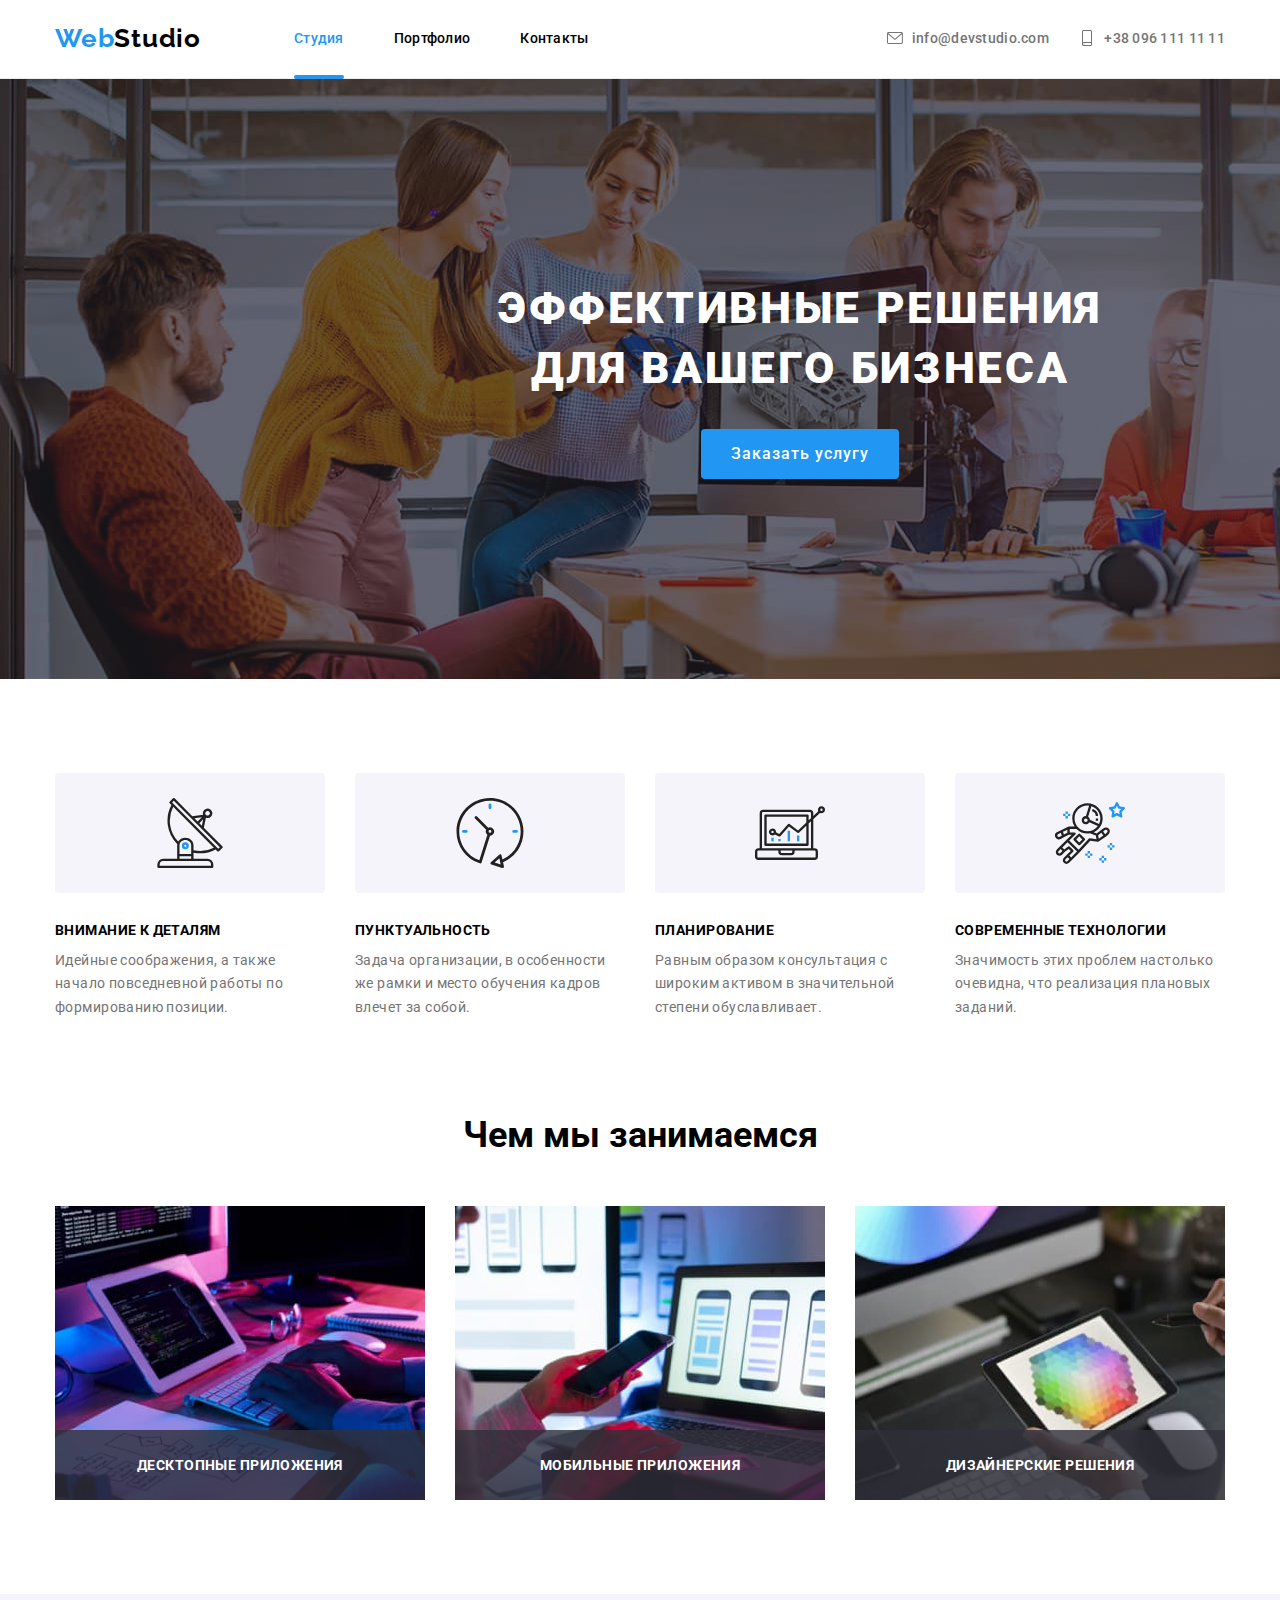
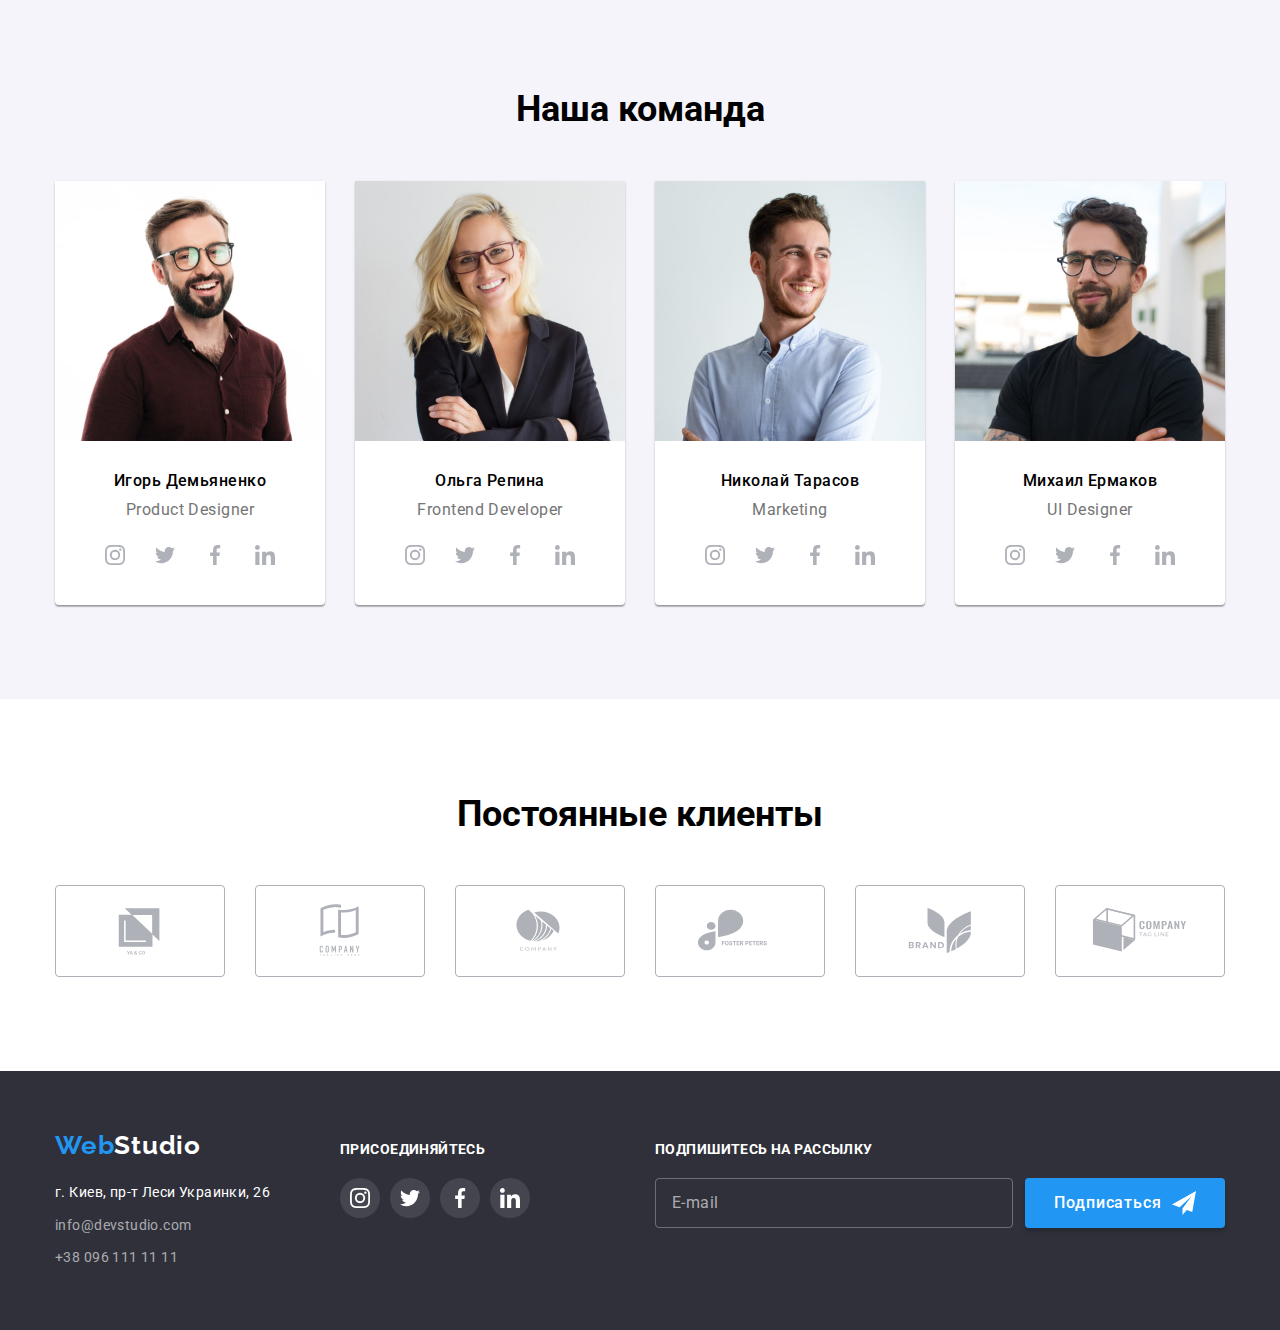
<file: index.html>
<!DOCTYPE html>
<html lang="ru">
  <head>
    <meta charset="UTF-8" />
    <meta http-equiv="X-UA-Compatible" content="IE=edge" />
    <meta name="viewport" content="width=device-width, initial-scale=1.0" />
    <title>Студия</title>
    <link rel="preconnect" href="https://fonts.googleapis.com" />
    <link rel="preconnect" href="https://fonts.gstatic.com" crossorigin />
    <link
      href="https://fonts.googleapis.com/css2?family=Raleway:wght@700&family=Roboto:wght@400;500;700;900&display=swap"
      rel="stylesheet"
    />
    <link rel="stylesheet" href="./css/modern-normalize.css" />
    <link rel="stylesheet" href="./css/style.css" />
  </head>
  <body>
    <header>
      <div class="container flex-header">
        <a href="./index.html" class="logo header-logo"
          >Web<span class="dark-text">Studio</span>
        </a>
        <nav>
          <ul class="site-nav list">
            <li class="item">
              <a href="./index.html" class="link current">Студия</a>
            </li>
            <li class="item">
              <a href="./portfolio.html" class="link">Портфолио</a>
            </li>
            <li class="item"><a href="#" class="link">Контакты</a></li>
          </ul>
        </nav>
        <ul class="header-contacts list">
          <li class="item">
            <a href="mailto:info@devstudio.com" class="contact-link"
              ><svg class="contact-icon" width="16" height="16">
                <use href="./images/icons.svg#icon-envelope"></use>
              </svg>
              info@devstudio.com
            </a>
          </li>
          <li class="item">
            <a href="tel:+380961111111" class="contact-link"
              ><svg class="contact-icon" width="16" height="16">
                <use href="./images/icons.svg#icon-smartphone"></use>
              </svg>
              +38 096 111 11 11
            </a>
          </li>
        </ul>
      </div>
    </header>
    <main>
      <section class="hero">
        <div class="container">
          <h1 class="main-header">
            Эффективные решения<br />для вашего бизнеса
          </h1>
          <button type="button" class="order-btn" data-modal-open>
            Заказать услугу
          </button>
        </div>
      </section>
      <section class="benefits section">
        <div class="container">
          <h2 class="section-header visually-hidden">Преимущества</h2>
          <ul class="benefits-list list">
            <li class="benefits-item">
              <div class="item-icon-container">
                <svg class="item-icon">
                  <use href="./images/icons.svg#icon-antenna"></use>
                </svg>
              </div>
              <h3 class="item-header">Внимание к деталям</h3>
              <p>
                Идейные соображения, а также начало повседневной работы по
                формированию позиции.
              </p>
            </li>
            <li class="benefits-item">
              <div class="item-icon-container">
                <svg class="item-icon">
                  <use href="./images/icons.svg#icon-clock"></use>
                </svg>
              </div>
              <h3 class="item-header">Пунктуальность</h3>
              <p>
                Задача организации, в особенности же рамки и место обучения
                кадров влечет за собой.
              </p>
            </li>
            <li class="benefits-item">
              <div class="item-icon-container">
                <svg class="item-icon">
                  <use href="./images/icons.svg#icon-diagram"></use>
                </svg>
              </div>
              <h3 class="item-header">Планирование</h3>
              <p>
                Равным образом консультация с широким активом в значительной
                степени обуславливает.
              </p>
            </li>
            <li class="benefits-item">
              <div class="item-icon-container">
                <svg class="item-icon">
                  <use href="./images/icons.svg#icon-astronaut"></use>
                </svg>
              </div>
              <h3 class="item-header">Современные технологии</h3>
              <p>
                Значимость этих проблем настолько очевидна, что реализация
                плановых заданий.
              </p>
            </li>
          </ul>
        </div>
      </section>
      <section class="jobs section">
        <div class="container">
          <h2 class="section-header">Чем мы занимаемся</h2>
          <ul class="jobs-list list">
            <li class="job">
              <img
                src="./images/job1.jpg"
                alt="руки на клавиатуре перед экраном"
                width="370"
                height="294"
              />
              <div class="job-plate">Десктопные приложения</div>
            </li>
            <li class="job">
              <img
                src="./images/job2.jpg"
                alt="рука держит смартфон"
                width="370"
                height="294"
              />
              <div class="job-plate">Мобильные приложения</div>
            </li>
            <li class="job">
              <img
                src="./images/job3.jpg"
                alt="руки держат планшет"
                width="370"
                height="294"
              />
              <div class="job-plate">Дизайнерские решения</div>
            </li>
          </ul>
        </div>
      </section>
      <section class="team section">
        <div class="container">
          <h2 class="section-header">Наша команда</h2>
          <ul class="team-persons list">
            <li class="person">
              <img
                src="./images/person1.jpg"
                alt="Игорь Демьяненко"
                width="270"
                height="260"
              />
              <div class="info">
                <h3 class="person-name">Игорь Демьяненко</h3>
                <p class="person-position" lang="en">Product Designer</p>
                <ul class="social-list list" aria-label="иконки соцсетей">
                  <li>
                    <a href="" class="social-link">
                      <svg class="social-icon" width="20" height="20">
                        <use href="./images/icons.svg#icon-instagram"></use>
                      </svg>
                    </a>
                  </li>
                  <li>
                    <a href="" class="social-link">
                      <svg class="social-icon" width="20" height="20">
                        <use href="./images/icons.svg#icon-twitter"></use>
                      </svg>
                    </a>
                  </li>
                  <li>
                    <a href="" class="social-link">
                      <svg class="social-icon" width="20" height="20">
                        <use href="./images/icons.svg#icon-facebook"></use>
                      </svg>
                    </a>
                  </li>
                  <li>
                    <a href="" class="social-link">
                      <svg class="social-icon" width="20" height="20">
                        <use href="./images/icons.svg#icon-linkedin"></use>
                      </svg>
                    </a>
                  </li>
                </ul>
              </div>
            </li>
            <li class="person">
              <img
                src="./images/person2.jpg"
                alt="Ольга Репина"
                width="270"
                height="260"
              />
              <div class="info">
                <h3 class="person-name">Ольга Репина</h3>
                <p class="person-position" lang="en">Frontend Developer</p>
                <ul class="social-list list" aria-label="иконки соцсетей">
                  <li>
                    <a href="" class="social-link">
                      <svg class="social-icon" width="20" height="20">
                        <use href="./images/icons.svg#icon-instagram"></use>
                      </svg>
                    </a>
                  </li>
                  <li>
                    <a href="" class="social-link">
                      <svg class="social-icon" width="20" height="20">
                        <use href="./images/icons.svg#icon-twitter"></use>
                      </svg>
                    </a>
                  </li>
                  <li>
                    <a href="" class="social-link">
                      <svg class="social-icon" width="20" height="20">
                        <use href="./images/icons.svg#icon-facebook"></use>
                      </svg>
                    </a>
                  </li>
                  <li>
                    <a href="" class="social-link">
                      <svg class="social-icon" width="20" height="20">
                        <use href="./images/icons.svg#icon-linkedin"></use>
                      </svg>
                    </a>
                  </li>
                </ul>
              </div>
            </li>
            <li class="person">
              <img
                src="./images/person3.jpg"
                alt="Николай Тарасов"
                width="270"
                height="260"
              />
              <div class="info">
                <h3 class="person-name">Николай Тарасов</h3>
                <p class="person-position" lang="en">Marketing</p>
                <ul class="social-list list" aria-label="иконки соцсетей">
                  <li>
                    <a href="" class="social-link">
                      <svg class="social-icon" width="20" height="20">
                        <use href="./images/icons.svg#icon-instagram"></use>
                      </svg>
                    </a>
                  </li>
                  <li>
                    <a href="" class="social-link">
                      <svg class="social-icon" width="20" height="20">
                        <use href="./images/icons.svg#icon-twitter"></use>
                      </svg>
                    </a>
                  </li>
                  <li>
                    <a href="" class="social-link">
                      <svg class="social-icon" width="20" height="20">
                        <use href="./images/icons.svg#icon-facebook"></use>
                      </svg>
                    </a>
                  </li>
                  <li>
                    <a href="" class="social-link">
                      <svg class="social-icon" width="20" height="20">
                        <use href="./images/icons.svg#icon-linkedin"></use>
                      </svg>
                    </a>
                  </li>
                </ul>
              </div>
            </li>
            <li class="person">
              <img
                src="./images/person4.jpg"
                alt="Михаил Ермаков"
                width="270"
                height="260"
              />
              <div class="info">
                <h3 class="person-name">Михаил Ермаков</h3>
                <p class="person-position" lang="en">UI Designer</p>
                <ul class="social-list list" aria-label="иконки соцсетей">
                  <li>
                    <a href="" class="social-link">
                      <svg class="social-icon" width="20" height="20">
                        <use href="./images/icons.svg#icon-instagram"></use>
                      </svg>
                    </a>
                  </li>
                  <li>
                    <a href="" class="social-link">
                      <svg class="social-icon" width="20" height="20">
                        <use href="./images/icons.svg#icon-twitter"></use>
                      </svg>
                    </a>
                  </li>
                  <li>
                    <a href="" class="social-link">
                      <svg class="social-icon" width="20" height="20">
                        <use href="./images/icons.svg#icon-facebook"></use>
                      </svg>
                    </a>
                  </li>
                  <li>
                    <a href="" class="social-link">
                      <svg class="social-icon" width="20" height="20">
                        <use href="./images/icons.svg#icon-linkedin"></use>
                      </svg>
                    </a>
                  </li>
                </ul>
              </div>
            </li>
          </ul>
        </div>
      </section>
      <section class="clients section">
        <div class="container">
          <h2 class="section-header">Постоянные клиенты</h2>
          <ul class="clients-list list">
            <li>
              <a href="#" class="client-link"
                ><svg class="client-logo">
                  <use
                    href="./images/icons.svg#icon-logo1"
                    aria-label="логотип 1"
                  ></use>
                </svg>
              </a>
            </li>
            <li>
              <a href="#" class="client-link"
                ><svg class="client-logo">
                  <use
                    href="./images/icons.svg#icon-logo2"
                    aria-label="логотип 2"
                  ></use>
                </svg>
              </a>
            </li>
            <li>
              <a href="#" class="client-link"
                ><svg class="client-logo">
                  <use
                    href="./images/icons.svg#icon-logo3"
                    aria-label="логотип 3"
                  ></use>
                </svg>
              </a>
            </li>
            <li>
              <a href="#" class="client-link"
                ><svg class="client-logo">
                  <use
                    href="./images/icons.svg#icon-logo4"
                    aria-label="логотип 4"
                  ></use>
                </svg>
              </a>
            </li>
            <li>
              <a href="#" class="client-link"
                ><svg class="client-logo">
                  <use
                    href="./images/icons.svg#icon-logo5"
                    aria-label="логотип 5"
                  ></use>
                </svg>
              </a>
            </li>
            <li>
              <a href="#" class="client-link"
                ><svg class="client-logo">
                  <use
                    href="./images/icons.svg#icon-logo6"
                    aria-label="логотип 6"
                  ></use>
                </svg>
              </a>
            </li>
          </ul>
        </div>
      </section>
    </main>
    <footer class="footer">
      <div class="container footer-flex">
        <div class="footer-block">
          <a href="./index.html" class="logo footer-logo"
            >Web<span class="inverted-text">Studio</span></a
          >
          <address class="address-block">
            <ul class="footer-contacts list">
              <li>г. Киев, пр-т Леси Украинки, 26</li>
              <li>
                <a href="mailto:info@devstudio.com" class="link"
                  >info@devstudio.com</a
                >
              </li>
              <li>
                <a href="tel:+380961111111" class="link">+38 096 111 11 11</a>
              </li>
            </ul>
          </address>
        </div>
        <div class="footer-block">
          <p class="call-to-join">Присоединяйтесь</p>
          <ul class="social-list list" aria-label="иконки соцсетей">
            <li>
              <a href="" class="social-link on-footer">
                <svg class="social-icon" width="20" height="20">
                  <use href="./images/icons.svg#icon-instagram"></use>
                </svg>
              </a>
            </li>
            <li>
              <a href="" class="social-link on-footer">
                <svg class="social-icon" width="20" height="20">
                  <use href="./images/icons.svg#icon-twitter"></use>
                </svg>
              </a>
            </li>
            <li>
              <a href="" class="social-link on-footer">
                <svg class="social-icon" width="20" height="20">
                  <use href="./images/icons.svg#icon-facebook"></use>
                </svg>
              </a>
            </li>
            <li>
              <a href="" class="social-link on-footer">
                <svg class="social-icon" width="20" height="20">
                  <use href="./images/icons.svg#icon-linkedin"></use>
                </svg>
              </a>
            </li>
          </ul>
        </div>
        <div class="footer-block">
          <p class="call-to-join">Подпишитесь на рассылку</p>
          <form name="sign_up" autocomplete="on" class="footer-form">
            <input
              type="email"
              placeholder="E-mail"
              class="footer-input"
            /><button type="submit" class="footer-btn submit-btn">
              Подписаться
              <svg class="btn-icon" width="24" height="24">
                <use href="./images/icons.svg#icon-send"></use>
              </svg>
            </button>
          </form>
        </div>
      </div>
    </footer>
    <div class="backdrop is-hidden" data-modal>
      <div class="modal-window">
        <button type="button" class="modal-close-btn" data-modal-close>
          <svg class="modal-close-icon">
            <use
              href="./images/icons.svg#icon-close-symbol"
              aria-label="логотип 1"
            ></use>
          </svg>
        </button>
        <form name="order_form" autocomplete="on" class="order-form">
          <h2 class="form-heading">Оставьте свои данные, мы вам перезвоним</h2>
          <label class="form-label">
            <span class="label-text">Имя</span>
            <span class="input-container">
              <input type="text" name="name" class="text-input" />
              <span class="icon">
                <svg width="18" height="18">
                  <use href="./images/icons.svg#icon-person"></use>
                </svg>
              </span>
            </span>
          </label>
          <label class="form-label">
            <span class="label-text">Телефон</span>
            <span class="input-container">
              <input type="tel" name="phone" class="text-input" />
              <span class="icon">
                <svg width="18" height="18">
                  <use href="./images/icons.svg#icon-phone"></use>
                </svg>
              </span>
            </span>
          </label>
          <label class="form-label">
            <span class="label-text">Почта</span>
            <span class="input-container">
              <input type="email" name="email" class="text-input" />
              <span class="icon">
                <svg width="18" height="18">
                  <use href="./images/icons.svg#icon-email"></use>
                </svg>
              </span>
            </span>
          </label>
          <label class="form-textarea-label"
            ><span class="label-text">Комментарий</span
            ><textarea
              name="comment"
              class="text-area"
              rows="8"
              placeholder="Введите текст"
            ></textarea>
          </label>
          <label class="checkbox-label"
            ><input
              type="checkbox"
              name="agreement"
              value="yes"
              class="agreement-checkbox visually-hidden"
            />
            <span class="checkbox-mark">
              <svg>
                <use href="./images/icons.svg#icon-check"></use>
              </svg>
            </span>
            <span>Соглашаюсь с рассылкой и принимаю </span>&nbsp;
            <a href="" class="agreement-link">Условия договора</a>
          </label>
          <button type="submit" class="submit-btn">Отправить</button>
        </form>
      </div>
    </div>
    <script src="./js/modal.js"></script>
  </body>
</html>
</file>
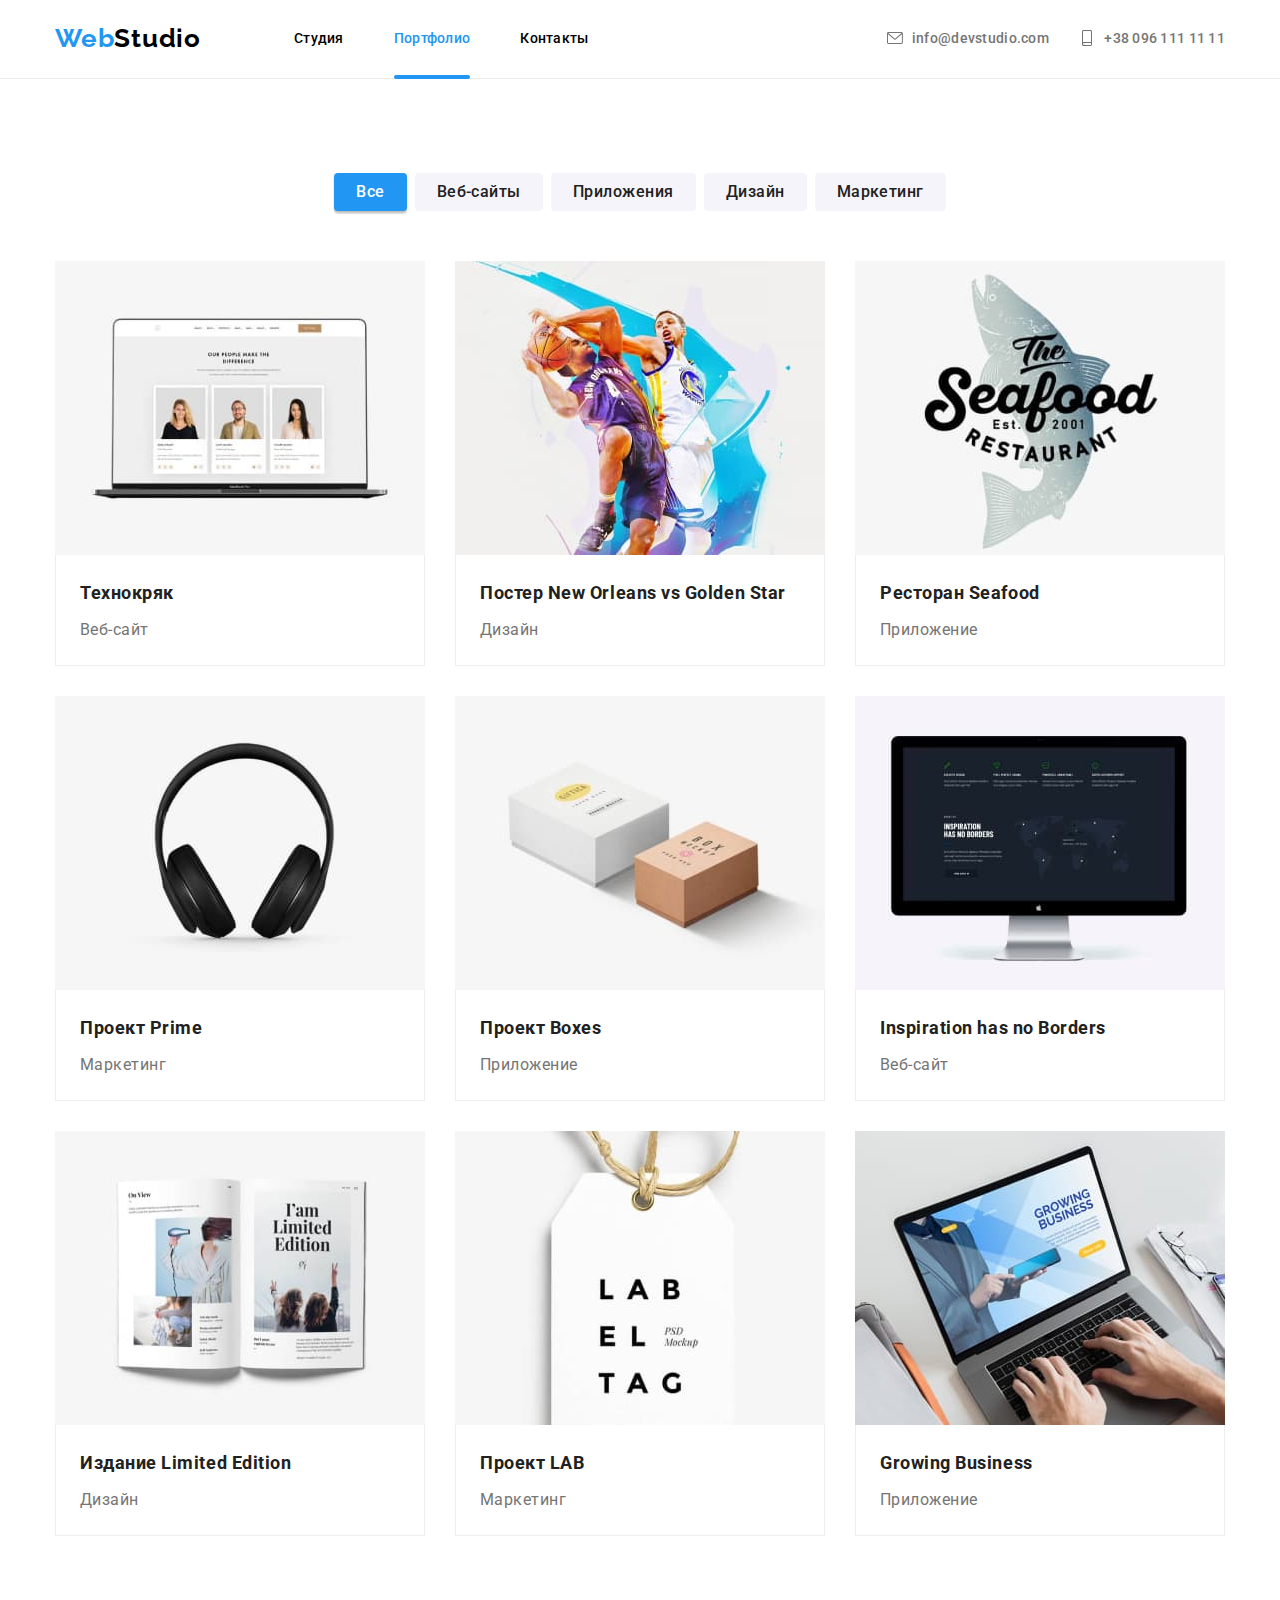
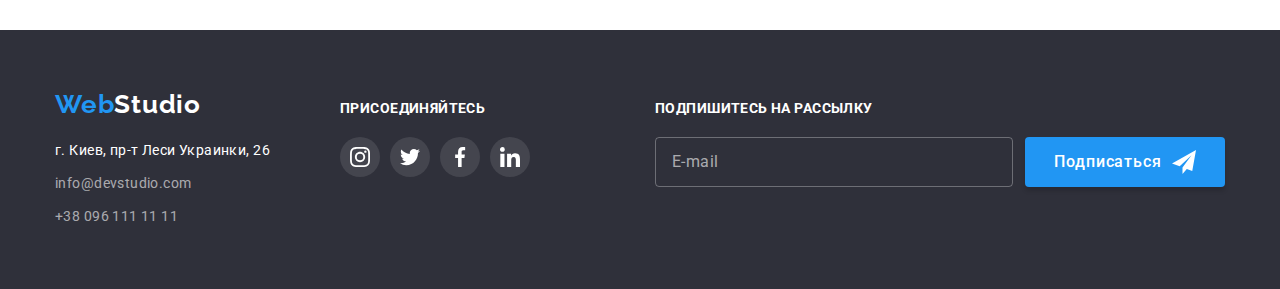
<file: portfolio.html>
<!DOCTYPE html>
<html lang="ru">
  <head>
    <meta charset="UTF-8" />
    <meta http-equiv="X-UA-Compatible" content="IE=edge" />
    <meta name="viewport" content="width=device-width, initial-scale=1.0" />
    <title>Портфолио</title>
    <link rel="preconnect" href="https://fonts.googleapis.com" />
    <link rel="preconnect" href="https://fonts.gstatic.com" crossorigin />
    <link
      href="https://fonts.googleapis.com/css2?family=Raleway:wght@700&family=Roboto:wght@400;500;700;900&display=swap"
      rel="stylesheet"
    />
    <link rel="stylesheet" href="./css/modern-normalize.css" />
    <link rel="stylesheet" href="./css/style.css" />
  </head>
  <body>
    <header>
      <div class="container flex-header">
        <a href="./index.html" class="logo header-logo"
          >Web<span class="dark-text">Studio</span>
        </a>
        <nav>
          <ul class="site-nav list">
            <li class="item"><a href="./index.html" class="link">Студия</a></li>
            <li class="item">
              <a href="./portfolio.html" class="link current">Портфолио</a>
            </li>
            <li class="item"><a href="#" class="link">Контакты</a></li>
          </ul>
        </nav>
        <ul class="header-contacts list">
          <li class="item">
            <a href="mailto:info@devstudio.com" class="contact-link"
              ><svg class="contact-icon" width="16" height="16">
                <use href="./images/icons.svg#icon-envelope"></use>
              </svg>
              info@devstudio.com
            </a>
          </li>
          <li class="item">
            <a href="tel:+380961111111" class="contact-link"
              ><svg class="contact-icon" width="16" height="16">
                <use href="./images/icons.svg#icon-smartphone"></use>
              </svg>
              +38 096 111 11 11
            </a>
          </li>
        </ul>
      </div>
    </header>
    <main>
      <section class="portfolio section">
        <div class="container">
          <h1 class="main-header visually-hidden">Портфолио</h1>
          <ul class="filter-buttons list">
            <li class="item">
              <button type="button" class="filter-btn active">Все</button>
            </li>
            <li class="item">
              <button type="button" class="filter-btn">Веб-сайты</button>
            </li>
            <li class="item">
              <button type="button" class="filter-btn">Приложения</button>
            </li>
            <li class="item">
              <button type="button" class="filter-btn">Дизайн</button>
            </li>
            <li class="item">
              <button type="button" class="filter-btn">Маркетинг</button>
            </li>
          </ul>
          <ul class="portfolio-list list">
            <li class="portfolio-item">
              <a href="" class="portfolio-link">
                <div class="img-container">
                  <img
                    src="./images/port-img1.jpg"
                    alt="сайт на ноутбуке"
                    width="370"
                    height="294"
                  />
                  <div class="overlay">
                    Технокряк это современная площадка распространения
                    коронавируса. Компании используют эту платформу для
                    цифрового шпионажа и атак на защищённые сервера конкурентов.
                  </div>
                </div>
                <div class="wrapper">
                  <h2 class="portfolio-item-name">Технокряк</h2>
                  <p>Веб-сайт</p>
                </div>
              </a>
            </li>
            <li class="portfolio-item">
              <a href="" class="portfolio-link">
                <div class="img-container">
                  <img
                    src="./images/port-img2.jpg"
                    alt="баскетболисты с мячом в прыжке"
                    width="370"
                    height="294"
                  />
                  <div class="overlay">
                    Дизайн это современная площадка распространения
                    коронавируса. Компании используют эту платформу для
                    цифрового шпионажа и атак на защищённые сервера конкурентов.
                  </div>
                </div>
                <div class="wrapper">
                  <h2 class="portfolio-item-name">
                    Постер New Orleans vs Golden Star
                  </h2>
                  <p>Дизайн</p>
                </div>
              </a>
            </li>
            <li class="portfolio-item">
              <a href="" class="portfolio-link">
                <div class="img-container">
                  <img
                    src="./images/port-img3.jpg"
                    alt="логотип рыбного ресторана"
                    width="370"
                    height="294"
                  />
                  <div class="overlay">
                    Приложение это современная площадка распространения
                    коронавируса. Компании используют эту платформу для
                    цифрового шпионажа и атак на защищённые сервера конкурентов.
                  </div>
                </div>
                <div class="wrapper">
                  <h2 class="portfolio-item-name">Ресторан Seafood</h2>
                  <p>Приложение</p>
                </div>
              </a>
            </li>
            <li class="portfolio-item">
              <a href="" class="portfolio-link">
                <div class="img-container">
                  <img
                    src="./images/port-img4.jpg"
                    alt="наушники"
                    width="370"
                    height="294"
                  />
                  <div class="overlay">
                    Маркетинг это современная площадка распространения
                    коронавируса. Компании используют эту платформу для
                    цифрового шпионажа и атак на защищённые сервера конкурентов.
                  </div>
                </div>
                <div class="wrapper">
                  <h2 class="portfolio-item-name">Проект Prime</h2>
                  <p>Маркетинг</p>
                </div>
              </a>
            </li>
            <li class="portfolio-item">
              <a href="" class="portfolio-link">
                <div class="img-container">
                  <img
                    src="./images/port-img5.jpg"
                    alt="две аккуратные крафтовые картонные коробочки"
                    width="370"
                    height="294"
                  />
                  <div class="overlay">
                    Приложение это современная площадка распространения
                    коронавируса. Компании используют эту платформу для
                    цифрового шпионажа и атак на защищённые сервера конкурентов.
                  </div>
                </div>
                <div class="wrapper">
                  <h2 class="portfolio-item-name">Проект Boxes</h2>
                  <p>Приложение</p>
                </div>
              </a>
            </li>
            <li class="portfolio-item">
              <a href="" class="portfolio-link">
                <div class="img-container">
                  <img
                    src="./images/port-img6.jpg"
                    alt="на дисплее сайт с картой мира"
                    width="370"
                    height="294"
                  />
                  <div class="overlay">
                    Веб-сайт это современная площадка распространения
                    коронавируса. Компании используют эту платформу для
                    цифрового шпионажа и атак на защищённые сервера конкурентов.
                  </div>
                </div>
                <div class="wrapper">
                  <h2 class="portfolio-item-name" lang="en">
                    Inspiration has no Borders
                  </h2>
                  <p>Веб-сайт</p>
                </div>
              </a>
            </li>
            <li class="portfolio-item">
              <a href="" class="portfolio-link">
                <div class="img-container">
                  <img
                    src="./images/port-img7.jpg"
                    alt="разворот модного журнала"
                    width="370"
                    height="294"
                  />
                  <div class="overlay">
                    Дизайн это современная площадка распространения
                    коронавируса. Компании используют эту платформу для
                    цифрового шпионажа и атак на защищённые сервера конкурентов.
                  </div>
                </div>
                <div class="wrapper">
                  <h2 class="portfolio-item-name">Издание Limited Edition</h2>
                  <p>Дизайн</p>
                </div>
              </a>
            </li>
            <li class="portfolio-item">
              <a href="" class="portfolio-link">
                <div class="img-container">
                  <img
                    src="./images/port-img8.jpg"
                    alt="этикетка"
                    width="370"
                    height="294"
                  />
                  <div class="overlay">
                    Маркетинг это современная площадка распространения
                    коронавируса. Компании используют эту платформу для
                    цифрового шпионажа и атак на защищённые сервера конкурентов.
                  </div>
                </div>
                <div class="wrapper">
                  <h2 class="portfolio-item-name">Проект LAB</h2>
                  <p>Маркетинг</p>
                </div>
              </a>
            </li>
            <li class="portfolio-item">
              <a href="" class="portfolio-link">
                <div class="img-container">
                  <img
                    src="./images/port-img9.jpg"
                    alt="ноутбук"
                    width="370"
                    height="294"
                  />
                  <div class="overlay">
                    Приложение это современная площадка распространения
                    коронавируса. Компании используют эту платформу для
                    цифрового шпионажа и атак на защищённые сервера конкурентов.
                  </div>
                </div>
                <div class="wrapper">
                  <h2 class="portfolio-item-name" lang="en">
                    Growing Business
                  </h2>
                  <p>Приложение</p>
                </div>
              </a>
            </li>
          </ul>
        </div>
      </section>
    </main>
    <footer class="footer">
      <div class="container footer-flex">
        <div class="footer-block">
          <a href="./index.html" class="logo footer-logo"
            >Web<span class="inverted-text">Studio</span></a
          >
          <address class="address-block">
            <ul class="footer-contacts list">
              <li>г. Киев, пр-т Леси Украинки, 26</li>
              <li>
                <a href="mailto:info@devstudio.com" class="link"
                  >info@devstudio.com</a
                >
              </li>
              <li>
                <a href="tel:+380961111111" class="link">+38 096 111 11 11</a>
              </li>
            </ul>
          </address>
        </div>
        <div class="footer-block">
          <p class="call-to-join">Присоединяйтесь</p>
          <ul class="social-list list" aria-label="иконки соцсетей">
            <li>
              <a href="" class="social-link on-footer">
                <svg class="social-icon" width="20" height="20">
                  <use href="./images/icons.svg#icon-instagram"></use>
                </svg>
              </a>
            </li>
            <li>
              <a href="" class="social-link on-footer">
                <svg class="social-icon" width="20" height="20">
                  <use href="./images/icons.svg#icon-twitter"></use>
                </svg>
              </a>
            </li>
            <li>
              <a href="" class="social-link on-footer">
                <svg class="social-icon" width="20" height="20">
                  <use href="./images/icons.svg#icon-facebook"></use>
                </svg>
              </a>
            </li>
            <li>
              <a href="" class="social-link on-footer">
                <svg class="social-icon" width="20" height="20">
                  <use href="./images/icons.svg#icon-linkedin"></use>
                </svg>
              </a>
            </li>
          </ul>
        </div>
        <div class="footer-block">
          <p class="call-to-join">Подпишитесь на рассылку</p>
          <form name="sign_up" autocomplete="on" class="footer-form">
            <input
              type="email"
              placeholder="E-mail"
              class="footer-input"
            /><button type="submit" class="footer-btn submit-btn">
              Подписаться
              <svg class="btn-icon" width="24" height="24">
                <use href="./images/icons.svg#icon-send"></use>
              </svg>
            </button>
          </form>
        </div>
      </div>
    </footer>
  </body>
</html>
</file>
<file: css/style.css>
html {
  box-sizing: border-box;
}

*,
*::before,
*::after {
  box-sizing: inherit;
}

:root {
  --main-text-color: #757575;
  --secondary-text-color: #000000;
  --main-bg-color: #ffffff;
  --secondary-bg-color: #f5f4fa;
  --accent-color: #2196f3;
  --inverted-text-color: #ffffff;
  --footer-link-color: rgba(255, 255, 255, 0.6);
  --strong-bg-color: #2f303a;
  --dark-text-color: #212121;
  --border-color: #eeeeee;
  --icon-color: #afb1b8;
  --footer-icon-color: #ffffff1a;
  --accent-color-overlay: rgba(33, 150, 243, 0.9);

  --transition-params: 250ms cubic-bezier(0.4, 0, 0.2, 1);
}

body {
  background-color: var(--main-bg-color);
  color: var(--main-text-color);
  font-family: "Roboto", sans-serif;
  font-weight: 400;
}

img {
  display: block;
  max-width: 100%;
  height: auto;
}

/* elements resets */

h1,
h2,
h3,
h4,
h5,
h6,
p,
ul {
  margin: 0;
  padding: 0;
}

.list {
  list-style: none;
}

/* container */
.container {
  width: 1200px;
  margin: 0 auto;
  padding: 0 15px;
}

/* logo */

.logo {
  display: inline-block;
  color: var(--accent-color);
  text-decoration: none;
  font-family: "Raleway", sans-serif;
  font-weight: 700;
  font-size: 26px;
  letter-spacing: 0.03em;
}

.header-logo {
  padding-top: 24px;
  padding-bottom: 24px;
  margin-right: 93px;
}

.footer-logo {
  margin-bottom: 20px;
}

.logo .dark-text {
  color: var(--secondary-text-color);
}

/* HEADER */

header {
  border-bottom: 1px solid #ececec;
}

.flex-header {
  display: flex;
  align-items: center;
}

/* navigation menu */

.site-nav,
.header-contacts {
  display: flex;
}

.header-contacts {
  margin-left: auto;
}

.site-nav > .item {
  display: block;
  margin-right: 50px;
}

.header-contacts > .item {
  display: block;
  margin-right: 30px;
}

.site-nav > .item:last-child,
.header-contacts > .item:last-child {
  margin-right: 0;
}

.contact-link,
.site-nav .link {
  display: block;
  padding-top: 30px;
  padding-bottom: 30px;

  color: var(--secondary-text-color);
  text-decoration: none;
  font-weight: 500;
  font-size: 14px;
  line-height: 1.14;
  letter-spacing: 0.02em;

  transition: color var(--transition-params);
}

.site-nav .link {
  position: relative;
}

.site-nav .current::after {
  content: "";

  position: absolute;
  bottom: -2px;
  left: 0;

  width: 100%;
  height: 4px;

  background-color: var(--accent-color);
  border-radius: 2px;
}

.contact-link {
  color: var(--main-text-color);
}

.site-nav .link:hover,
.site-nav .link:focus,
.contact-link:hover,
.contact-link:focus,
.link.current {
  color: var(--accent-color);
}

.contact-icon {
  margin-right: 6px;
  vertical-align: -3px;
  fill: currentColor;
}

/* header text */
.section-header,
.item-header {
  color: var(--secondary-text-color);
  font-weight: 700;
}

.section-header {
  margin-bottom: 50px;

  font-size: 36px;
  line-height: 1.17;
  text-align: center;
}

.visually-hidden {
  position: absolute;
  white-space: nowrap;
  width: 1px;
  height: 1px;
  overflow: hidden;
  border: 0;
  padding: 0;
  clip: rect(0 0 0 0);
  clip-path: inset(50%);
  margin: -1px;
}

/* MAIN */

/* hero */
.hero {
  padding: 200px 0;
  margin: 0 auto;
  width: 1600px;
  color: var(--inverted-text-color);
  background-color: var(--strong-bg-color);
  background-image: linear-gradient(
      rgba(47, 48, 58, 0.4),
      rgba(47, 48, 58, 0.4)
    ),
    url("../images/cover.jpg");
  background-size: cover;
  background-repeat: no-repeat;
  background-position: center;
  text-align: center;
}

.main-header {
  margin-bottom: 30px;

  font-weight: 900;
  font-size: 44px;
  line-height: 1.36;
  letter-spacing: 0.06em;
  text-transform: uppercase;
}

.order-btn {
  padding: 10px 30px;

  color: var(--inverted-text-color);
  background-color: var(--accent-color);
  font-family: inherit;
  font-style: normal;
  font-weight: 500;
  font-size: 16px;
  line-height: 1.875;
  letter-spacing: 0.06em;
  box-shadow: 0px 4px 4px rgba(0, 0, 0, 0.15);
  border: none;
  border-radius: 4px;
  cursor: pointer;

  transition: background-color var(--transition-params),
    color var(--transition-params);
}

.order-btn:hover,
.order-btn:focus {
  color: var(--accent-color);
  background-color: var(--inverted-text-color);
  box-shadow: 0px 3px 1px rgba(0, 0, 0, 0.1), 0px 1px 2px rgba(0, 0, 0, 0.08),
    0px 2px 2px rgba(0, 0, 0, 0.12);
}

/* section */
.section {
  padding-top: 94px;
  padding-bottom: 94px;
}

/* benefits section */

.benefits-list {
  display: flex;
}

.benefits-item {
  width: calc((100% - 90px) / 4);
}

.benefits-item:not(:last-child) {
  margin-right: 30px;
}

.item-icon-container {
  display: flex;
  justify-content: center;
  align-items: center;
  width: 100%;
  height: 120px;
  margin-bottom: 30px;
  background-color: var(--secondary-bg-color);
  border-radius: 4px;
}

.item-icon {
  width: 70px;
  height: 70px;
}

.item-header {
  margin-bottom: 10px;

  font-size: 14px;
  line-height: 1.14;
  letter-spacing: 0.03em;
  text-transform: uppercase;
}

.benefits-item p {
  font-size: 14px;
  line-height: 1.71;
  letter-spacing: 0.03em;
}

/* jobs section */

.jobs {
  padding-top: 0;
}

.jobs-list {
  display: flex;
}

.job {
  position: relative;

  width: calc((100% - 60) / 3);
}

.job:not(:last-child) {
  margin-right: 30px;
}

.job-plate {
  position: absolute;
  bottom: 0;
  width: 100%;
  height: 70px;

  display: flex;
  justify-content: center;
  align-items: center;

  color: var(--inverted-text-color);
  background-color: rgba(47, 48, 58, 0.8);

  font-weight: 700;
  font-size: 14px;
  line-height: calc(16 / 14);
  letter-spacing: 0.03em;
  text-transform: uppercase;
}

/* team section */

.team {
  background-color: var(--secondary-bg-color);
}

.team-persons {
  display: flex;
}

.person {
  width: calc((100% - 90) / 4);

  background-color: var(--main-bg-color);
  box-shadow: 0px 1px 3px rgba(0, 0, 0, 0.12), 0px 1px 1px rgba(0, 0, 0, 0.14),
    0px 2px 1px rgba(0, 0, 0, 0.2);
  border-radius: 0px 0px 4px 4px;
}

.person:not(:last-child) {
  margin-right: 30px;
}

.person .info {
  padding-top: 30px;
  padding-bottom: 30px;

  text-align: center;
}

.person-name {
  margin-bottom: 10px;

  color: var(--secondary-text-color);
  font-weight: 500;
  font-size: 16px;
  line-height: 1.19;
  letter-spacing: 0.03em;
}

.person-position {
  margin-bottom: 16px;
  font-size: 16px;
  line-height: 1.19;
  letter-spacing: 0.03em;
}

.social-list {
  display: flex;
  justify-content: center;
}

.social-list > li:not(:last-child) {
  margin-right: 10px;
}

.social-list .social-link {
  display: flex;
  justify-content: center;
  align-items: center;
  width: 40px;
  height: 40px;
  border-radius: 50%;

  color: var(--icon-color);
  text-align: center;

  transition: background-color var(--transition-params),
    color var(--transition-params);
}

.social-list .social-link:hover,
.social-list .social-link:focus {
  color: var(--inverted-text-color);
  background-color: var(--accent-color);
}

.social-list .social-link:active {
  color: var(--inverted-text-color);
  background-color: var(--secondary-text-color);
}

.social-list .social-icon {
  display: block;
  fill: currentColor;
  width: 20px;
  height: 20px;
}

/* clients section */

.clients-list {
  display: flex;
  justify-content: center;
}

.clients-list > li:not(:last-child) {
  margin-right: 30px;
}

.client-link {
  display: flex;
  justify-content: center;
  align-items: center;
  width: 170px;
  height: 92px;

  border: 1px solid var(--icon-color);
  border-radius: 4px;
  color: var(--icon-color);
  text-decoration: none;

  transition: color var(--transition-params),
    border-color var(--transition-params);
}

.client-link:hover,
.client-link:focus,
.client-link:active {
  border-color: var(--accent-color);
  color: var(--accent-color);
}

.client-logo {
  display: block;
  width: 106px;
  height: 60px;
  fill: currentColor;
}

/* FOOTER */
.footer {
  padding-top: 60px;
  padding-bottom: 60px;

  color: var(--inverted-text-color);
  background-color: var(--strong-bg-color);
}

.footer-flex {
  display: flex;
  align-items: baseline;
}

.footer-flex > .footer-block:not(:last-child) {
  margin-right: 70px;
}

.footer-flex > .footer-block:last-child {
  margin-left: auto;
}

.address-block {
  font-style: normal;
  font-size: 14px;
  line-height: 1.71;
  letter-spacing: 0.03em;
}

.footer-contacts > li:not(:last-child) {
  margin-bottom: 9px;
}

.footer .link {
  color: var(--footer-link-color);
  text-decoration: none;

  transition: color var(--transition-params);
}

.footer .link:hover,
.footer .link:focus {
  color: var(--accent-color);
}

.inverted-text {
  color: var(--inverted-text-color);
}

.call-to-join {
  margin-bottom: 20px;

  font-weight: 700;
  font-size: 14px;
  line-height: 1.14;
  letter-spacing: 0.03em;
  text-transform: uppercase;
}

.social-link.on-footer {
  background-color: var(--footer-icon-color);
  color: var(--inverted-text-color);
}

/* footer form */

.footer-form {
  display: flex;
}

.footer-input {
  display: block;
  width: 358px;
  height: 50px;

  margin-right: 12px;
  padding: 15px 16px;

  font-size: 16px;
  line-height: calc(20 / 16);
  letter-spacing: 0.03em;

  color: var(--footer-link-color);
  background-color: transparent;
  border: 1px solid rgba(255, 255, 255, 0.3);
  border-radius: 4px;

  transition: border 250ms cubic-bezier(0.4, 0, 0.2, 1);
}

.footer-input::placeholder {
  font-size: 16px;
  line-height: calc(20 / 16);
  letter-spacing: 0.03em;

  color: var(--footer-link-color);
}

.footer-input:focus {
  outline: 0;
  border: 1px solid var(--accent-color);
}

.btn-icon {
  margin-left: 10px;
}

/* MODAL */

.is-hidden {
  visibility: visible;
  opacity: 0;
  pointer-events: none;
  transform: scale(150%);
}

.backdrop {
  position: fixed;
  top: 0;
  left: 0;
  width: 100%;
  height: 100%;

  background-color: rgba(0, 0, 0, 0.2);

  transition: opacity 250ms linear, transform 250ms ease-in-out;
}

.modal-window {
  position: absolute;
  top: 50%;
  left: 50%;
  transform: translate(-50%, -50%);
  width: 528px;
  /* height: 581px; */

  padding: 40px;

  color: var(--main-text-color);
  background-color: var(--main-bg-color);
  border-radius: 4px;
  box-shadow: 0px 1px 3px rgba(0, 0, 0, 0.12), 0px 1px 1px rgba(0, 0, 0, 0.14),
    0px 2px 1px rgba(0, 0, 0, 0.2);
}

.modal-close-btn {
  position: absolute;
  top: 8px;
  right: 8px;
  width: 30px;
  height: 30px;

  display: flex;
  justify-content: center;
  align-items: center;

  color: var(--secondary-text-color);
  background-color: var(--main-bg-color);
  border: 1px solid rgba(0, 0, 0, 0.1);
  border-radius: 50%;

  transition: color 250ms cubic-bezier(0.4, 0, 0.2, 1),
    transform 250ms cubic-bezier(0.4, 0, 0.2, 1),
    border-color 250ms cubic-bezier(0.4, 0, 0.2, 1);
}

.modal-close-icon {
  fill: currentColor;
  width: 18px;
  height: 18px;
}

.modal-close-btn:hover {
  color: var(--accent-color);
  transform: rotate(-90deg);
  border-color: var(--accent-color);
}

/* order form */

.order-form {
  font-size: 12px;
  line-height: calc(14 / 12);
  letter-spacing: 0.01em;

  color: var(--main-text-color);
}

.order-form > .form-heading {
  margin-bottom: 12px;

  font-weight: 700;
  font-size: 20px;
  line-height: 23px;
  text-align: center;
  letter-spacing: 0.03em;

  color: var(--dark-text-color);
}

.order-form .form-label {
  display: block;
  margin-bottom: 10px;
}

.order-form .form-textarea-label {
  display: block;
  margin-bottom: 20px;
}

.order-form .label-text {
  display: block;
  width: 100%;
  margin-bottom: 4px;
}

.order-form .text-input,
.order-form .text-area {
  width: 100%;
  border: 1px solid rgba(33, 33, 33, 0.2);
  border-radius: 4px;

  transition: border 250ms cubic-bezier(0.4, 0, 0.2, 1);
}

.order-form .text-input {
  height: 40px;
  padding-left: 42px;
  padding-top: 12px;
  padding-bottom: 12px;
}

.order-form .text-area {
  resize: none;
  height: 120px;

  margin-bottom: 0;
  padding: 12px 16px;
}

.order-form .text-area::placeholder {
  color: rgba(117, 117, 117, 0.5);
}

.order-form .text-input:focus,
.order-form .text-area:focus {
  outline: 0;
  border: solid 1px var(--accent-color);
}

.input-container {
  position: relative;
}

.input-container .icon {
  display: block;
  position: absolute;
  left: 12px;
  top: 50%;
  transform: translateY(-50%);

  color: var(--dark-text-color);

  transition: color 250ms cubic-bezier(0.4, 0, 0.2, 1);
}

.text-input:focus + .icon {
  color: var(--accent-color);
}

.icon svg {
  fill: currentColor;
}

.order-form .checkbox-label {
  display: flex;
  justify-content: center;
  align-items: center;
  margin-top: 0;
  margin-bottom: 30px;
  margin-left: auto;
  margin-right: auto;

  font-size: 14px;
  line-height: calc(24 / 14);
  letter-spacing: 0.03em;
}

.order-form .agreement-link {
  color: var(--accent-color);
}

.checkbox-mark svg {
  width: 15px;
  height: 15px;
  fill: currentColor;
}

.agreement-checkbox ~ .checkbox-mark {
  display: flex;
  justify-content: right;
  align-items: center;

  width: 16px;
  height: 15px;
  margin-right: 8px;

  color: transparent;
  background-color: transparent;
  border: solid 1px var(--dark-text-color);
  border-radius: 2px;

  transition: border 250ms cubic-bezier(0.4, 0, 0.2, 1),
    color 250ms cubic-bezier(0.4, 0, 0.2, 1),
    background-color 250ms cubic-bezier(0.4, 0, 0.2, 1);
}

.agreement-checkbox:checked ~ .checkbox-mark {
  color: var(--inverted-text-color);
  background-color: var(--accent-color);
  border: none;
}

.agreement-checkbox:focus ~ .checkbox-mark {
  border: solid 2px var(--secondary-text-color);
}

.order-form .submit-btn {
  margin: 0 auto;
}

.submit-btn {
  display: flex;
  justify-content: center;
  align-items: center;

  width: 200px;
  height: 50px;

  color: var(--inverted-text-color);
  background-color: var(--accent-color);

  font-family: inherit;
  font-style: normal;
  font-weight: 500;
  font-size: 16px;
  line-height: 1.875;
  letter-spacing: 0.06em;
  box-shadow: 0px 4px 4px rgba(0, 0, 0, 0.15);
  border: none;
  border-radius: 4px;
  cursor: pointer;

  transition: background-color var(--transition-params),
    color var(--transition-params);
}

/* --- PORTFOLIO --- */

.filter-buttons {
  display: flex;
  justify-content: center;
  margin-bottom: 50px;
}

.filter-buttons .item:not(:nth-last-child(1)) {
  margin-right: 8px;
}

.filter-btn {
  padding: 6px 22px;
  border: none;
  border-radius: 4px;

  color: var(--dark-text-color);
  background-color: var(--secondary-bg-color);

  font-family: inherit;
  font-style: normal;
  font-weight: 500;
  font-size: 16px;
  line-height: 1.625;
  letter-spacing: 0.03em;

  cursor: pointer;

  transition: color var(--transition-params),
    background-color var(--transition-params);
}

.filter-btn:hover,
.filter-btn:focus,
.filter-btn.active {
  color: var(--inverted-text-color);
  background-color: var(--accent-color);
  box-shadow: 0px 3px 1px rgba(0, 0, 0, 0.1), 0px 1px 2px rgba(0, 0, 0, 0.08),
    0px 2px 2px rgba(0, 0, 0, 0.12);
}

/* portfolio content grid */

.portfolio-list {
  display: flex;
  flex-wrap: wrap;
  margin-right: -30px;
  margin-bottom: -30px;
}

.portfolio-item {
  flex-basis: calc((100% / 3) - 30px);
  margin-right: 30px;
  margin-bottom: 30px;

  color: var(--main-text-color);
  font-size: 16px;
  line-height: 1.87;
  letter-spacing: 0.03em;
}

/* .portfolio-item:nth-child(3n) {
  margin-right: 0;
}

.portfolio-item:nth-last-child(-n + 3) {
  margin-bottom: 0;
} */

.portfolio-link:hover,
.portfolio-link:focus {
  box-shadow: 0px 1px 1px rgba(0, 0, 0, 0.12), 0px 4px 4px rgba(0, 0, 0, 0.06),
    1px 4px 6px rgba(0, 0, 0, 0.16);
  cursor: pointer;
}

.portfolio-link {
  display: block;
  text-decoration: none;
  color: var(--main-text-color);

  transition: box-shadow var(--transition-params);
}

.portfolio-link > .img-container {
  position: relative;
  overflow: hidden;
}

.portfolio-link .overlay {
  position: absolute;
  top: 0;
  bottom: 0;
  width: 100%;
  height: 100%;
  transform: translate(0, 105%);

  display: flex;
  align-items: center;

  padding: 24px;

  color: var(--inverted-text-color);
  background-color: var(--accent-color-overlay);

  transition: transform var(--transition-params);
}

.portfolio-link:hover .overlay,
.portfolio-link:focus .overlay {
  transform: none;
}

.portfolio-item .wrapper {
  padding-top: 20px;
  padding-bottom: 20px;
  padding-left: 24px;
  padding-right: 24px;
  border-left: 1px solid var(--border-color);
  border-right: 1px solid var(--border-color);
  border-bottom: 1px solid var(--border-color);
}

.portfolio-item-name {
  margin-bottom: 4px;

  color: var(--dark-text-color);
  font-weight: 700;
  font-size: 18px;
  line-height: 2;
  letter-spacing: 0.03em;
}
</file>
